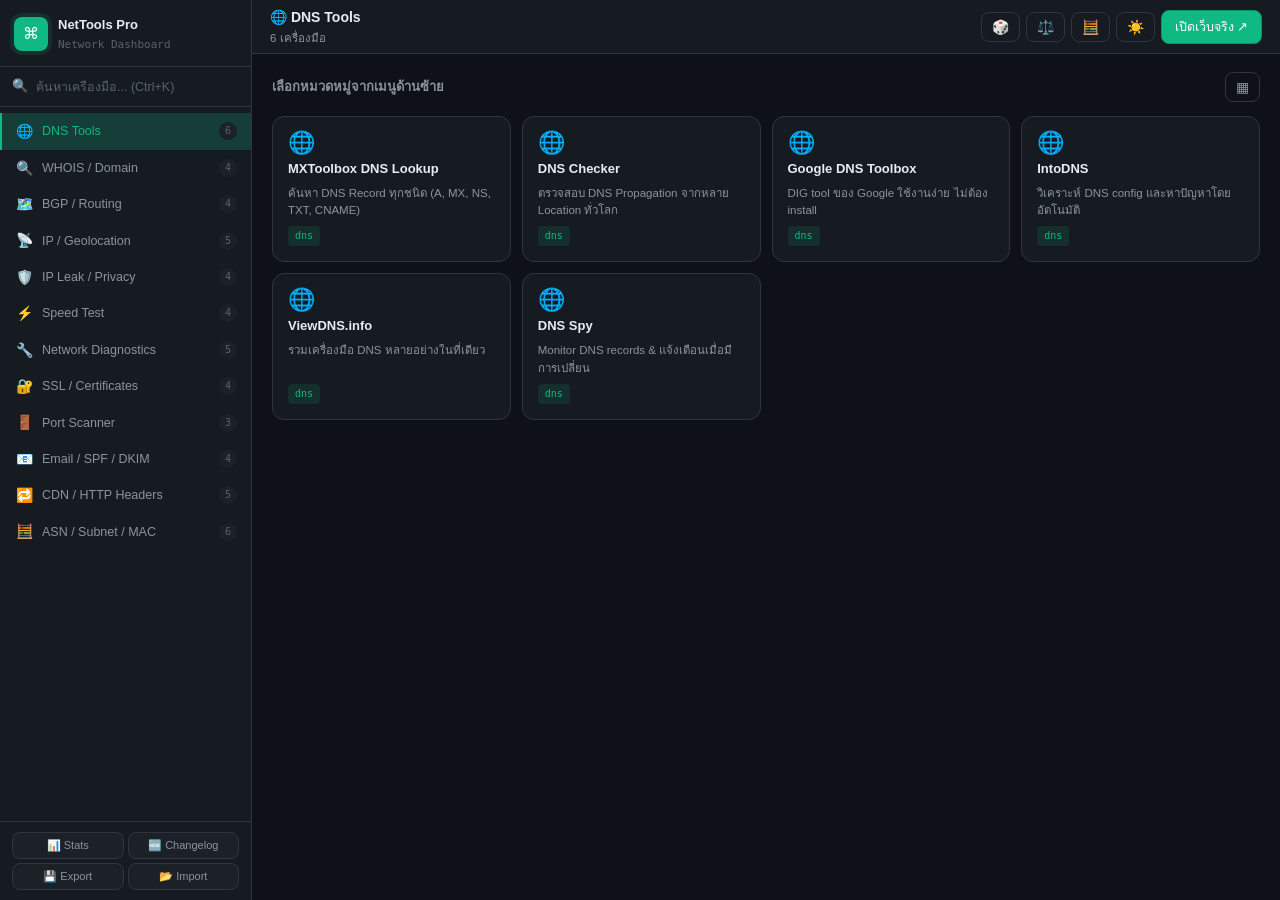
<file: index.html>
<!DOCTYPE html>
<html lang="th" data-theme="dark">
<head>
  <meta charset="UTF-8">
  <meta name="viewport" content="width=device-width, initial-scale=1.0">
  <meta name="description" content="NetTools Pro — รวมเครื่องมือ Network สำหรับ DNS, WHOIS, BGP, IP Leak, Speed Test และ Network Diagnostics ในที่เดียว">
  <meta property="og:type" content="website">
  <meta property="og:url" content="https://tools-network.vercel.app/">
  <meta property="og:title" content="NetTools Pro — Network Dashboard">
  <meta property="og:description" content="รวมเครื่องมือ Network สำหรับ DNS, WHOIS, BGP, IP Leak, Speed Test และ Network Diagnostics ในที่เดียว">
  <meta property="og:image" content="https://tools-network.vercel.app/og-image.svg">
  <meta name="twitter:card" content="summary_large_image">
  <meta name="twitter:title" content="NetTools Pro — Network Dashboard">
  <meta name="twitter:description" content="รวมเครื่องมือ Network ในที่เดียว">
  <meta name="twitter:image" content="https://tools-network.vercel.app/og-image.svg">
  <meta http-equiv="Content-Security-Policy" content="default-src 'self' https:; script-src 'self' 'unsafe-inline'; style-src 'self' 'unsafe-inline' https://fonts.googleapis.com; font-src https://fonts.gstatic.com; frame-src *;">
  <link rel="icon" type="image/svg+xml" href="data:image/svg+xml,<svg xmlns='http://www.w3.org/2000/svg' viewBox='0 0 32 32'><rect width='32' height='32' rx='8' fill='%2310b981'/><text x='16' y='22' text-anchor='middle' font-size='18' font-family='monospace' fill='white'>⌘</text></svg>">
  <link rel="apple-touch-icon" href="data:image/svg+xml,<svg xmlns='http://www.w3.org/2000/svg' viewBox='0 0 32 32'><rect width='32' height='32' rx='8' fill='%2310b981'/><text x='16' y='22' text-anchor='middle' font-size='18' font-family='monospace' fill='white'>⌘</text></svg>">
  <link rel="manifest" href="manifest.json">
  <meta name="theme-color" content="#10b981">
  <title>NetTools Pro — Network Dashboard</title>
  <link rel="preconnect" href="https://fonts.googleapis.com">
  <link href="https://fonts.googleapis.com/css2?family=IBM+Plex+Sans+Thai:wght@400;500;600&family=IBM+Plex+Mono:wght@400;500&display=swap" rel="stylesheet">
  <link rel="stylesheet" href="style.css">
</head>
<body>
  <noscript>
    <div style="padding:2rem;text-align:center;font-family:sans-serif;background:#1a1a1a;color:#fff;min-height:100vh;display:flex;align-items:center;justify-content:center;flex-direction:column;">
      <h2>⚠️ JavaScript ถูกปิดใช้งาน</h2>
      <p>NetTools Pro ต้องการ JavaScript กรุณาเปิดใช้งานใน browser</p>
    </div>
  </noscript>

  <div class="app">
    <div class="sidebar-backdrop" id="sidebar-backdrop" onclick="closeSidebar()"></div>

    <aside class="sidebar" id="sidebar">
      <div class="brand">
        <div class="brand-icon">⌘</div>
        <div>
          <div class="brand-title">NetTools Pro</div>
          <div class="brand-sub">Network Dashboard</div>
        </div>
        <button class="sidebar-close-btn" onclick="closeSidebar()" aria-label="ปิดเมนู">✕</button>
      </div>

      <div class="sidebar-search">
        <span class="search-icon">🔍</span>
        <input type="search" id="tool-search" placeholder="ค้นหาเครื่องมือ... (Ctrl+K)" autocomplete="off" oninput="handleSearch(this.value)">
        <button class="search-clear" id="search-clear" onclick="clearSearch()" hidden>✕</button>
      </div>

      <nav class="nav-list" id="nav-list"></nav>

      <div class="sidebar-section" id="recent-section" hidden>
        <div class="sidebar-section-title">🕐 เปิดล่าสุด</div>
        <nav class="nav-list fav-nav" id="recent-nav-list"></nav>
      </div>

      <div class="sidebar-section" id="favorites-section" hidden>
        <div class="sidebar-section-title">⭐ รายการโปรด</div>
        <nav class="nav-list fav-nav" id="fav-nav-list"></nav>
      </div>

      <div class="sidebar-footer">
        <button class="sidebar-footer-btn" onclick="showStats()" title="Stats Dashboard">📊 Stats</button>
        <button class="sidebar-footer-btn" onclick="showChangelog()" title="What's New">🆕 Changelog</button>
        <button class="sidebar-footer-btn" onclick="exportData()" title="Export Data">💾 Export</button>
        <button class="sidebar-footer-btn" onclick="document.getElementById('import-input').click()" title="Import Data">📂 Import</button>
        <input type="file" id="import-input" accept=".json" style="display:none" onchange="importData(event)">
      </div>
    </aside>

    <main class="main">
      <header class="topbar">
        <div class="topbar-left">
          <button class="hamburger-btn" onclick="openSidebar()" aria-label="เปิดเมนู">
            <span></span><span></span><span></span>
          </button>
          <div class="topbar-info">
            <h1 id="page-title">NetTools Pro</h1>
            <p id="page-sub">รวมเครื่องมือ Network ในที่เดียว</p>
          </div>
        </div>
        <div class="actions">
          <button class="btn ghost icon-btn" onclick="randomTool()" title="สุ่ม Tool 🎲" aria-label="สุ่ม Tool">🎲</button>
          <button class="btn ghost icon-btn" onclick="showCompare()" title="Compare Mode">⚖️</button>
          <button class="btn ghost icon-btn" onclick="showSubnetCalc()" title="Subnet Calculator">🧮</button>
          <button class="btn ghost icon-btn" id="theme-toggle" onclick="toggleTheme()" title="สลับธีม"><span id="theme-icon">☀️</span></button>
          <button class="btn ghost" id="btn-back" onclick="backToGrid()" hidden>← กลับ</button>
          <button class="btn primary" onclick="openCurrentTool()">เปิดเว็บจริง ↗</button>
        </div>
      </header>

      <!-- Quick Launch Bar -->
      <div class="quickbar" id="quickbar" hidden>
        <span class="quickbar-label">📌 Pinned</span>
        <div class="quickbar-list" id="quickbar-list"></div>
        <button class="btn ghost icon-btn quickbar-manage" onclick="togglePinMode()" id="pin-mode-btn" title="จัดการ Pin">✏️</button>
      </div>

      <!-- Search results -->
      <section class="grid-wrap" id="search-results-wrap" hidden>
        <div class="grid-header">
          <h2 id="search-results-label">ผลการค้นหา</h2>
        </div>
        <div class="grid" id="search-results-grid"></div>
      </section>

      <!-- Main grid -->
      <section class="grid-wrap" id="grid-wrap">
        <div class="grid-header">
          <h2 id="grid-category-label">เลือกหมวดหมู่จากเมนูด้านซ้าย</h2>
          <div class="grid-actions">
            <button class="btn ghost icon-btn" id="view-toggle-btn" onclick="toggleGridView()" title="สลับมุมมอง">▦</button>
          </div>
        </div>
        <div class="skeleton-grid" id="skeleton-grid">
          <div class="skeleton-card"></div><div class="skeleton-card"></div>
          <div class="skeleton-card"></div><div class="skeleton-card"></div>
          <div class="skeleton-card"></div><div class="skeleton-card"></div>
        </div>
        <div class="grid" id="tools-grid"></div>
      </section>

      <!-- Detail panel -->
      <section class="detail-panel" id="detail-panel" hidden>
        <div class="tab-bar">
          <button class="tab-btn active" id="tab-info-btn" onclick="switchTab('info')">รายละเอียด</button>
          <button class="tab-btn" id="tab-functions-btn" onclick="switchTab('functions')">ฟังก์ชัน</button>
          <button class="tab-btn" id="tab-iframe-btn" onclick="switchTab('iframe')">เปิดเว็บ</button>
        </div>
        <div class="tab-content active" id="tab-info"><div class="scroll" id="info-content"></div></div>
        <div class="tab-content" id="tab-functions">
          <div class="scroll">
            <div class="section-title">ฟังก์ชันและเมนูในเว็บไซต์นี้</div>
            <div class="function-grid" id="function-docs"></div>
          </div>
        </div>
        <div class="tab-content" id="tab-iframe">
          <div class="iframe-bar">
            <div class="url-box" id="iframe-url-display">about:blank</div>
            <button class="btn ghost" onclick="reloadIframe()">โหลดใหม่</button>
            <button class="btn ghost icon-btn" onclick="copyCurrentUrl()" title="คัดลอก URL">📋</button>
            <button class="btn ghost icon-btn" onclick="shareCurrentTool()" title="แชร์ลิงก์">🔗</button>
            <button class="btn primary" onclick="openInNewTab()">Tab ใหม่ ↗</button>
          </div>
          <div class="iframe-container">
            <div class="loading" id="iframe-loading"><div class="spinner"></div><span>กำลังโหลด...</span></div>
            <iframe id="main-iframe" title="External network tool" src="about:blank"
              sandbox="allow-scripts allow-forms allow-popups allow-popups-to-escape-sandbox"
              onload="iframeLoaded()" onerror="iframeError()"></iframe>
            <div class="blocked" id="iframe-blocked" hidden>
              <div class="blocked-icon">🚫</div>
              <h3>เว็บไซต์นี้ไม่อนุญาตให้เปิดใน iframe</h3>
              <p>บางเว็บตั้งค่า X-Frame-Options หรือ CSP ไว้ ให้เปิดใน Tab ใหม่แทน</p>
              <button class="btn primary" onclick="openInNewTab()">เปิดใน Tab ใหม่ ↗</button>
            </div>
          </div>
        </div>
      </section>

      <!-- Compare Mode -->
      <section class="compare-panel" id="compare-panel" hidden>
        <div class="compare-header">
          <h2>⚖️ Compare Mode</h2>
          <button class="btn ghost" onclick="hideCompare()">✕ ปิด</button>
        </div>
        <div class="compare-selectors">
          <div class="compare-select-wrap">
            <label>เครื่องมือที่ 1</label>
            <select id="compare-select-a" onchange="loadCompareFrame('a')"><option value="">-- เลือกเครื่องมือ --</option></select>
          </div>
          <div class="compare-select-wrap">
            <label>เครื่องมือที่ 2</label>
            <select id="compare-select-b" onchange="loadCompareFrame('b')"><option value="">-- เลือกเครื่องมือ --</option></select>
          </div>
        </div>
        <div class="compare-frames">
          <div class="compare-frame-wrap">
            <div class="compare-frame-bar" id="compare-bar-a">เลือกเครื่องมือด้านบน</div>
            <div class="iframe-container">
              <div class="loading" id="compare-loading-a"><div class="spinner"></div><span>กำลังโหลด...</span></div>
              <iframe id="compare-iframe-a" src="about:blank" sandbox="allow-scripts allow-forms allow-popups allow-popups-to-escape-sandbox" onload="compareFrameLoaded('a')"></iframe>
            </div>
          </div>
          <div class="compare-frame-wrap">
            <div class="compare-frame-bar" id="compare-bar-b">เลือกเครื่องมือด้านบน</div>
            <div class="iframe-container">
              <div class="loading" id="compare-loading-b"><div class="spinner"></div><span>กำลังโหลด...</span></div>
              <iframe id="compare-iframe-b" src="about:blank" sandbox="allow-scripts allow-forms allow-popups allow-popups-to-escape-sandbox" onload="compareFrameLoaded('b')"></iframe>
            </div>
          </div>
        </div>
      </section>

      <!-- Subnet Calculator -->
      <section class="subnet-panel" id="subnet-panel" hidden>
        <div class="scroll">
          <div class="subnet-header">
            <h2>🧮 Subnet / CIDR Calculator</h2>
            <button class="btn ghost" onclick="hideSubnetCalc()">✕ ปิด</button>
          </div>
          <input type="text" id="subnet-input" class="subnet-input" placeholder="192.168.1.0/24 หรือ 10.0.0.1/255.255.255.0" oninput="calcSubnet(this.value)">
          <div class="subnet-results" id="subnet-results"></div>
          <div class="subnet-examples">
            <span class="section-title">ตัวอย่าง:</span>
            <button class="tag clickable" onclick="setSubnet('192.168.1.0/24')">192.168.1.0/24</button>
            <button class="tag clickable" onclick="setSubnet('10.0.0.0/8')">10.0.0.0/8</button>
            <button class="tag clickable" onclick="setSubnet('172.16.0.0/12')">172.16.0.0/12</button>
            <button class="tag clickable" onclick="setSubnet('192.168.100.50/28')">192.168.100.50/28</button>
            <button class="tag clickable" onclick="setSubnet('203.150.0.0/16')">203.150.0.0/16</button>
          </div>
        </div>
      </section>

      <!-- Stats Dashboard -->
      <section class="stats-panel" id="stats-panel" hidden>
        <div class="scroll">
          <div class="panel-header">
            <h2>📊 Stats Dashboard</h2>
            <button class="btn ghost" onclick="hideStats()">✕ ปิด</button>
          </div>
          <div id="stats-content"></div>
        </div>
      </section>

      <!-- Changelog -->
      <section class="stats-panel" id="changelog-panel" hidden>
        <div class="scroll">
          <div class="panel-header">
            <h2>🆕 Changelog — What's New</h2>
            <button class="btn ghost" onclick="hideChangelog()">✕ ปิด</button>
          </div>
          <div id="changelog-content"></div>
        </div>
      </section>
    </main>
  </div>

  <!-- Toast -->
  <div class="toast" id="toast"></div>

  <!-- Tool Request Modal -->
  <div class="modal-backdrop" id="modal-backdrop" hidden onclick="closeModal()"></div>
  <div class="modal" id="tool-request-modal" hidden>
    <div class="modal-header">
      <h3>💡 แนะนำเครื่องมือใหม่</h3>
      <button class="modal-close" onclick="closeModal()">✕</button>
    </div>
    <div class="modal-body">
      <p class="modal-desc">แนะนำเครื่องมือที่อยากให้เพิ่มใน NetTools Pro — จะเปิด GitHub Issue ให้อัตโนมัติ</p>
      <div class="form-group">
        <label>ชื่อเครื่องมือ</label>
        <input type="text" id="req-name" placeholder="เช่น Shodan, Censys...">
      </div>
      <div class="form-group">
        <label>URL ของเว็บไซต์</label>
        <input type="url" id="req-url" placeholder="https://...">
      </div>
      <div class="form-group">
        <label>หมวดหมู่</label>
        <select id="req-cat"></select>
      </div>
      <div class="form-group">
        <label>รายละเอียดเพิ่มเติม</label>
        <textarea id="req-desc" placeholder="ใช้ทำอะไร มีประโยชน์ยังไง..."></textarea>
      </div>
    </div>
    <div class="modal-footer">
      <button class="btn ghost" onclick="closeModal()">ยกเลิก</button>
      <button class="btn primary" onclick="submitToolRequest()">📨 ส่งคำขอผ่าน GitHub</button>
    </div>
  </div>

  <script src="script.js"></script>
</body>
</html>
</file>
<file: style.css>
/* ─── Variables ─────────────────────────────────────── */
:root {
  --bg:#0e1117;--bg2:#161b22;--bg3:#1c2128;--bg4:#21262d;
  --border:#30363d;--border2:#21262d;
  --text:#e6edf3;--text2:#8b949e;--text3:#58626d;
  --accent:#10b981;--accent2:#059669;--accent-dim:rgba(16,185,129,.12);--accent-dim2:rgba(16,185,129,.22);
  --danger:#f85149;--warn:#d29922;--info:#58a6ff;
  --radius:8px;--radius-lg:12px;
  --sidebar-w:252px;--topbar-h:54px;
  --font:'IBM Plex Sans Thai',sans-serif;--mono:'IBM Plex Mono',monospace;
  --shadow:0 4px 24px rgba(0,0,0,.45);--shadow-sm:0 2px 8px rgba(0,0,0,.3);
  --t:.17s ease;
}
[data-theme="light"]{
  --bg:#f6f8fa;--bg2:#ffffff;--bg3:#f0f2f5;--bg4:#e8eaed;
  --border:#d0d7de;--border2:#e8eaed;
  --text:#1f2328;--text2:#636c76;--text3:#9198a1;
  --accent:#0d9668;--accent2:#0a7a56;--accent-dim:rgba(13,150,104,.1);--accent-dim2:rgba(13,150,104,.2);
  --shadow:0 4px 24px rgba(0,0,0,.1);--shadow-sm:0 2px 8px rgba(0,0,0,.08);
}
@media (prefers-reduced-motion:reduce){
  *,*::before,*::after{animation-duration:.01ms!important;transition-duration:.01ms!important}
}

/* ─── Reset ──────────────────────────────────────────── */
*,*::before,*::after{box-sizing:border-box;margin:0;padding:0}
html{font-size:14px;-webkit-font-smoothing:antialiased}
body{font-family:var(--font);background:var(--bg);color:var(--text);line-height:1.6;min-height:100vh;transition:background var(--t),color var(--t)}

/* ─── Layout ─────────────────────────────────────────── */
.app{display:flex;height:100vh;overflow:hidden}

/* ─── Sidebar ────────────────────────────────────────── */
.sidebar{width:var(--sidebar-w);background:var(--bg2);border-right:1px solid var(--border);display:flex;flex-direction:column;overflow:hidden;flex-shrink:0;z-index:100;transition:background var(--t),border-color var(--t)}
.sidebar-backdrop{display:none;position:fixed;inset:0;background:rgba(0,0,0,.55);z-index:99;backdrop-filter:blur(2px)}

.brand{display:flex;align-items:center;gap:10px;padding:15px 14px 13px;border-bottom:1px solid var(--border);flex-shrink:0}
.brand-icon{width:34px;height:34px;background:var(--accent);border-radius:8px;display:flex;align-items:center;justify-content:center;font-size:16px;color:#fff;flex-shrink:0;box-shadow:0 0 0 4px var(--accent-dim)}
.brand-title{font-size:13px;font-weight:600;color:var(--text)}
.brand-sub{font-size:11px;color:var(--text3);font-family:var(--mono)}
.sidebar-close-btn{display:none;margin-left:auto;background:none;border:none;color:var(--text2);font-size:16px;cursor:pointer;padding:4px 6px;border-radius:4px}
.sidebar-close-btn:hover{color:var(--text)}

.sidebar-search{display:flex;align-items:center;gap:8px;padding:9px 12px;border-bottom:1px solid var(--border);flex-shrink:0}
.search-icon{font-size:13px;flex-shrink:0;color:var(--text3)}
.sidebar-search input{flex:1;background:none;border:none;outline:none;font-size:12.5px;font-family:var(--font);color:var(--text);caret-color:var(--accent)}
.sidebar-search input::placeholder{color:var(--text3)}
.search-clear{background:none;border:none;color:var(--text3);cursor:pointer;font-size:11px;padding:2px 4px;border-radius:3px}
.search-clear:hover{color:var(--danger)}

.nav-list{flex:1;overflow-y:auto;padding:6px 0;scrollbar-width:thin;scrollbar-color:var(--border) transparent}
.nav-list::-webkit-scrollbar{width:4px}
.nav-list::-webkit-scrollbar-thumb{background:var(--border);border-radius:4px}

.nav-item{display:flex;align-items:center;gap:9px;padding:7px 14px;cursor:pointer;color:var(--text2);font-size:12.5px;font-weight:500;border-left:2px solid transparent;transition:all var(--t);user-select:none}
.nav-item:hover{background:var(--accent-dim);color:var(--text)}
.nav-item.active{background:var(--accent-dim2);color:var(--accent);border-left-color:var(--accent)}
.nav-item:focus-visible{outline:2px solid var(--accent);outline-offset:-2px}
.nav-icon{font-size:14px;flex-shrink:0}
.nav-count{margin-left:auto;font-size:10px;font-family:var(--mono);color:var(--text3);background:var(--bg3);padding:1px 6px;border-radius:10px}

.sidebar-section{border-top:1px solid var(--border);padding-top:4px;flex-shrink:0}
.sidebar-section-title{font-size:10px;text-transform:uppercase;letter-spacing:.08em;color:var(--text3);padding:8px 14px 4px;font-weight:700}
.fav-nav{flex:unset;max-height:150px}

/* Sidebar Footer */
.sidebar-footer{display:flex;flex-wrap:wrap;gap:4px;padding:10px 12px;border-top:1px solid var(--border);flex-shrink:0}
.sidebar-footer-btn{flex:1;min-width:calc(50% - 4px);background:var(--bg3);border:1px solid var(--border);border-radius:var(--radius);color:var(--text2);font-size:11px;font-family:var(--font);padding:6px 4px;cursor:pointer;transition:all var(--t);text-align:center}
.sidebar-footer-btn:hover{background:var(--accent-dim);border-color:var(--accent);color:var(--accent)}

/* ─── Main ───────────────────────────────────────────── */
.main{flex:1;display:flex;flex-direction:column;overflow:hidden;min-width:0}

/* ─── Topbar ─────────────────────────────────────────── */
.topbar{display:flex;align-items:center;justify-content:space-between;gap:12px;padding:0 18px;height:var(--topbar-h);border-bottom:1px solid var(--border);background:var(--bg2);flex-shrink:0;transition:background var(--t),border-color var(--t)}
.topbar-left{display:flex;align-items:center;gap:12px;min-width:0}
.topbar-info{min-width:0}
.topbar-info h1{font-size:14px;font-weight:600;color:var(--text);white-space:nowrap;overflow:hidden;text-overflow:ellipsis}
.topbar-info p{font-size:11.5px;color:var(--text2);white-space:nowrap;overflow:hidden;text-overflow:ellipsis}
.hamburger-btn{display:none;flex-direction:column;gap:4px;background:none;border:none;cursor:pointer;padding:6px;border-radius:var(--radius);flex-shrink:0}
.hamburger-btn:hover{background:var(--accent-dim)}
.hamburger-btn span{display:block;width:18px;height:2px;background:var(--text2);border-radius:2px}
.actions{display:flex;gap:6px;align-items:center;flex-shrink:0}

/* ─── Quick Launch Bar ───────────────────────────────── */
.quickbar{display:flex;align-items:center;gap:8px;padding:6px 18px;border-bottom:1px solid var(--border);background:var(--bg2);flex-shrink:0;overflow-x:auto;scrollbar-width:none}
.quickbar::-webkit-scrollbar{display:none}
.quickbar-label{font-size:11px;color:var(--text3);white-space:nowrap;flex-shrink:0;font-family:var(--mono)}
.quickbar-list{display:flex;gap:6px;flex:1;overflow-x:auto;scrollbar-width:none}
.quickbar-list::-webkit-scrollbar{display:none}
.quickbar-chip{display:flex;align-items:center;gap:5px;padding:4px 10px;background:var(--bg3);border:1px solid var(--border);border-radius:20px;font-size:11.5px;color:var(--text2);cursor:pointer;white-space:nowrap;transition:all var(--t);flex-shrink:0}
.quickbar-chip:hover{background:var(--accent-dim);border-color:var(--accent);color:var(--accent)}
.quickbar-chip:focus-visible{outline:2px solid var(--accent)}
.chip-remove{font-size:10px;color:var(--text3);margin-left:2px;padding:0 2px;background:none;border:none;cursor:pointer}
.chip-remove:hover{color:var(--danger)}
.quickbar-manage{font-size:12px;flex-shrink:0}

/* ─── Buttons ────────────────────────────────────────── */
.btn{padding:6px 13px;border-radius:var(--radius);font-size:12.5px;font-family:var(--font);font-weight:500;cursor:pointer;border:1px solid transparent;transition:all var(--t);white-space:nowrap;display:inline-flex;align-items:center;gap:5px}
.btn:focus-visible{outline:2px solid var(--accent);outline-offset:2px}
.btn.primary{background:var(--accent);color:#fff;border-color:var(--accent2)}
.btn.primary:hover{background:var(--accent2)}
.btn.ghost{background:transparent;color:var(--text2);border-color:var(--border)}
.btn.ghost:hover{background:var(--bg3);color:var(--text);border-color:var(--text3)}
.btn.icon-btn{padding:6px 10px;font-size:14px}

/* ─── Grid ───────────────────────────────────────────── */
.grid-wrap{flex:1;overflow-y:auto;padding:18px 20px}
.grid-header{display:flex;align-items:center;justify-content:space-between;margin-bottom:14px}
.grid-header h2{font-size:13px;font-weight:600;color:var(--text2)}
.grid-actions{display:flex;gap:6px}

.grid{display:grid;grid-template-columns:repeat(auto-fill,minmax(200px,1fr));gap:11px}
.grid.list-view{grid-template-columns:1fr}

/* Skeleton */
.skeleton-grid{display:grid;grid-template-columns:repeat(auto-fill,minmax(200px,1fr));gap:11px}
.skeleton-card{height:130px;background:var(--bg2);border:1px solid var(--border);border-radius:var(--radius-lg);position:relative;overflow:hidden}
.skeleton-card::after{content:'';position:absolute;inset:0;background:linear-gradient(90deg,transparent 0%,rgba(255,255,255,.04) 50%,transparent 100%);animation:shimmer 1.4s infinite}
@keyframes shimmer{0%{transform:translateX(-100%)}100%{transform:translateX(100%)}}

/* Tool Card */
.tool-card{background:var(--bg2);border:1px solid var(--border);border-radius:var(--radius-lg);padding:15px;cursor:pointer;transition:all var(--t);position:relative;overflow:hidden;display:flex;flex-direction:column;gap:7px}
.tool-card::before{content:'';position:absolute;inset:0;background:var(--accent-dim);opacity:0;transition:opacity var(--t)}
.tool-card:hover{border-color:var(--accent);transform:translateY(-2px);box-shadow:var(--shadow)}
.tool-card:hover::before{opacity:1}
.tool-card:focus-visible{outline:2px solid var(--accent);outline-offset:2px;transform:translateY(-2px)}
.tool-card:active{transform:translateY(0)}
.grid.list-view .tool-card{flex-direction:row;align-items:center;gap:12px;padding:11px 15px}
.grid.list-view .tool-card-desc{display:none}

.tool-card-icon{font-size:22px;line-height:1;flex-shrink:0}
.tool-card-name{font-size:13px;font-weight:600;color:var(--text);line-height:1.3}
.tool-card-desc{font-size:11.5px;color:var(--text2);line-height:1.5;flex:1}
.tool-card-tag{font-size:10px;font-family:var(--mono);color:var(--accent);background:var(--accent-dim);padding:2px 7px;border-radius:4px;align-self:flex-start}
.tool-card-stats{font-size:10px;font-family:var(--mono);color:var(--text3)}
.list-view .tool-card-tag,.list-view .tool-card-stats{margin-left:auto}

/* Card action buttons */
.tool-card-actions{position:absolute;top:9px;right:9px;display:flex;gap:4px;opacity:0;transition:opacity var(--t)}
.tool-card:hover .tool-card-actions,.tool-card:focus-visible .tool-card-actions{opacity:1}
.card-action-btn{background:var(--bg3);border:1px solid var(--border);font-size:12px;cursor:pointer;padding:3px 6px;border-radius:5px;color:var(--text3);transition:all var(--t);line-height:1}
.card-action-btn:hover{color:var(--text);border-color:var(--text3)}
.card-action-btn.fav-active{color:#f59e0b;border-color:#f59e0b;background:rgba(245,158,11,.1)}
.card-action-btn.pin-active{color:var(--accent);border-color:var(--accent);background:var(--accent-dim)}

/* Empty state */
.empty-state{grid-column:1/-1;text-align:center;padding:48px 24px;color:var(--text3)}
.empty-state .empty-icon{font-size:32px;margin-bottom:12px}
.empty-state p{font-size:13px}

/* ─── Detail Panel ───────────────────────────────────── */
.detail-panel{flex:1;display:flex;flex-direction:column;overflow:hidden;min-height:0}
.tab-bar{display:flex;border-bottom:1px solid var(--border);padding:0 18px;background:var(--bg2);flex-shrink:0}
.tab-btn{padding:11px 15px;background:none;border:none;border-bottom:2px solid transparent;color:var(--text2);font-size:13px;font-family:var(--font);font-weight:500;cursor:pointer;transition:all var(--t);margin-bottom:-1px}
.tab-btn:hover{color:var(--text)}
.tab-btn.active{color:var(--accent);border-bottom-color:var(--accent)}
.tab-btn:focus-visible{outline:2px solid var(--accent);outline-offset:-2px}
.tab-content{display:none;flex:1;overflow:hidden;min-height:0}
.tab-content.active{display:flex;flex-direction:column}

.scroll{flex:1;overflow-y:auto;padding:20px;scrollbar-width:thin;scrollbar-color:var(--border) transparent}
.scroll::-webkit-scrollbar{width:6px}
.scroll::-webkit-scrollbar-thumb{background:var(--border);border-radius:6px}

/* Info */
#info-content .tool-title{font-size:20px;font-weight:700;color:var(--text);margin-bottom:6px;display:flex;align-items:center;gap:12px}
#info-content .tool-url{font-family:var(--mono);font-size:12px;color:var(--accent);margin-bottom:12px;word-break:break-all}
#info-content .tool-desc{font-size:13.5px;color:var(--text2);line-height:1.7;margin-bottom:18px}
#info-content .tags{display:flex;gap:8px;flex-wrap:wrap;margin-bottom:18px}
.tag{font-size:11px;font-family:var(--mono);background:var(--bg3);color:var(--text2);border:1px solid var(--border);padding:3px 9px;border-radius:20px}
.tag.clickable{cursor:pointer;transition:all var(--t)}
.tag.clickable:hover{background:var(--accent-dim);border-color:var(--accent);color:var(--accent)}

.action-row{display:flex;gap:8px;flex-wrap:wrap;margin-bottom:20px}
.stats-row{display:flex;gap:20px;flex-wrap:wrap;margin-bottom:20px}
.stat-item{display:flex;flex-direction:column;gap:2px}
.stat-label{font-size:10px;color:var(--text3);text-transform:uppercase;letter-spacing:.06em;font-family:var(--mono)}
.stat-value{font-size:20px;font-weight:700;color:var(--text);font-family:var(--mono)}

.note-box{background:var(--bg3);border:1px solid var(--border);border-radius:var(--radius);padding:14px;margin-bottom:20px}
.note-box-label{font-size:11px;color:var(--text3);margin-bottom:8px;font-weight:600;text-transform:uppercase;letter-spacing:.06em}
.note-textarea{width:100%;background:none;border:none;outline:none;font-size:13px;font-family:var(--font);color:var(--text);resize:none;line-height:1.6;min-height:60px}
.note-textarea::placeholder{color:var(--text3)}

.section-title{font-size:11px;text-transform:uppercase;letter-spacing:.08em;color:var(--text3);font-weight:700;margin-bottom:12px}
.function-grid{display:grid;grid-template-columns:repeat(auto-fill,minmax(180px,1fr));gap:9px}
.function-item{background:var(--bg3);border:1px solid var(--border);border-radius:var(--radius);padding:11px}
.function-item-name{font-size:12.5px;font-weight:600;color:var(--text);margin-bottom:3px}

/* Iframe */
.iframe-bar{display:flex;align-items:center;gap:7px;padding:7px 14px;border-bottom:1px solid var(--border);background:var(--bg2);flex-shrink:0;flex-wrap:wrap}
.url-box{flex:1;font-family:var(--mono);font-size:11.5px;color:var(--text2);background:var(--bg3);border:1px solid var(--border);border-radius:var(--radius);padding:5px 10px;overflow:hidden;text-overflow:ellipsis;white-space:nowrap;min-width:0}
.iframe-container{flex:1;position:relative;overflow:hidden}
iframe{width:100%;height:100%;border:none;display:block;background:white}
.loading{position:absolute;inset:0;display:flex;flex-direction:column;align-items:center;justify-content:center;gap:12px;background:var(--bg);color:var(--text2);font-size:13px;z-index:2}
.spinner{width:26px;height:26px;border:3px solid var(--border);border-top-color:var(--accent);border-radius:50%;animation:spin .7s linear infinite}
@keyframes spin{to{transform:rotate(360deg)}}
.blocked{position:absolute;inset:0;display:flex;flex-direction:column;align-items:center;justify-content:center;gap:12px;background:var(--bg);text-align:center;padding:32px;z-index:2}
.blocked-icon{font-size:40px}
.blocked h3{font-size:15px;color:var(--text)}
.blocked p{font-size:12.5px;color:var(--text2);max-width:380px;line-height:1.6}

/* ─── Compare Panel ──────────────────────────────────── */
.compare-panel{flex:1;display:flex;flex-direction:column;overflow:hidden;min-height:0}
.compare-header{display:flex;align-items:center;justify-content:space-between;padding:12px 18px;border-bottom:1px solid var(--border);background:var(--bg2);flex-shrink:0}
.compare-header h2{font-size:14px;font-weight:600;color:var(--text)}
.compare-selectors{display:flex;gap:12px;padding:12px 18px;border-bottom:1px solid var(--border);background:var(--bg2);flex-shrink:0}
.compare-select-wrap{flex:1;display:flex;flex-direction:column;gap:5px}
.compare-select-wrap label{font-size:11px;color:var(--text3);font-weight:700;text-transform:uppercase;letter-spacing:.06em}
.compare-select-wrap select{background:var(--bg3);border:1px solid var(--border);border-radius:var(--radius);color:var(--text);font-size:12.5px;font-family:var(--font);padding:6px 10px;outline:none;cursor:pointer;transition:border-color var(--t)}
.compare-select-wrap select:focus{border-color:var(--accent)}
.compare-frames{flex:1;display:flex;overflow:hidden;min-height:0}
.compare-frame-wrap{flex:1;display:flex;flex-direction:column;border-right:1px solid var(--border);overflow:hidden}
.compare-frame-wrap:last-child{border-right:none}
.compare-frame-bar{padding:6px 12px;font-size:11.5px;color:var(--text2);background:var(--bg2);border-bottom:1px solid var(--border);font-family:var(--mono);white-space:nowrap;overflow:hidden;text-overflow:ellipsis}

/* ─── Subnet ─────────────────────────────────────────── */
.subnet-panel{flex:1;overflow:hidden;display:flex;flex-direction:column}
.subnet-header{display:flex;align-items:center;justify-content:space-between;margin-bottom:20px}
.subnet-header h2{font-size:16px;font-weight:700}
.subnet-input{width:100%;background:var(--bg2);border:2px solid var(--border);border-radius:var(--radius);color:var(--text);font-size:15px;font-family:var(--mono);padding:10px 14px;outline:none;transition:border-color var(--t);margin-bottom:20px;display:block}
.subnet-input:focus{border-color:var(--accent)}
.subnet-results{display:grid;grid-template-columns:repeat(auto-fill,minmax(220px,1fr));gap:10px;margin-bottom:20px}
.subnet-row{background:var(--bg2);border:1px solid var(--border);border-radius:var(--radius);padding:12px 14px;cursor:pointer;transition:border-color var(--t)}
.subnet-row:hover{border-color:var(--accent)}
.subnet-row:focus-visible{outline:2px solid var(--accent)}
.subnet-row-label{font-size:10.5px;color:var(--text3);text-transform:uppercase;letter-spacing:.07em;font-weight:700}
.subnet-row-value{font-size:14px;font-family:var(--mono);color:var(--text);font-weight:600}
.subnet-row-copy{font-size:10px;color:var(--accent);margin-top:2px}
.subnet-error{color:var(--danger);font-size:13px;padding:12px;background:rgba(248,81,73,.08);border:1px solid rgba(248,81,73,.2);border-radius:var(--radius)}
.subnet-examples{display:flex;align-items:center;gap:8px;flex-wrap:wrap}
.subnet-examples .section-title{margin-bottom:0}

/* ─── Stats / Changelog Panels ───────────────────────── */
.stats-panel{flex:1;overflow:hidden;display:flex;flex-direction:column}
.panel-header{display:flex;align-items:center;justify-content:space-between;margin-bottom:24px}
.panel-header h2{font-size:16px;font-weight:700}

/* Stats grid */
.stats-overview{display:grid;grid-template-columns:repeat(auto-fill,minmax(160px,1fr));gap:12px;margin-bottom:28px}
.stats-card{background:var(--bg2);border:1px solid var(--border);border-radius:var(--radius-lg);padding:16px}
.stats-card-value{font-size:28px;font-weight:800;color:var(--accent);font-family:var(--mono)}
.stats-card-label{font-size:12px;color:var(--text2);margin-top:4px}

.top-tools-list{display:flex;flex-direction:column;gap:8px;margin-bottom:28px}
.top-tool-row{display:flex;align-items:center;gap:10px;padding:10px 14px;background:var(--bg2);border:1px solid var(--border);border-radius:var(--radius)}
.top-tool-rank{font-size:16px;font-weight:800;font-family:var(--mono);color:var(--text3);width:28px;flex-shrink:0}
.top-tool-name{flex:1;font-size:13px;font-weight:600}
.top-tool-count{font-family:var(--mono);font-size:12px;color:var(--accent);background:var(--accent-dim);padding:2px 8px;border-radius:4px}
.top-tool-bar-wrap{width:100px;height:6px;background:var(--bg3);border-radius:3px;overflow:hidden;flex-shrink:0}
.top-tool-bar{height:100%;background:var(--accent);border-radius:3px;transition:width .6s ease}

/* Changelog */
.changelog-version{margin-bottom:28px}
.changelog-version-title{display:flex;align-items:center;gap:10px;margin-bottom:14px}
.changelog-version-badge{font-size:11px;font-family:var(--mono);background:var(--accent);color:#fff;padding:3px 10px;border-radius:20px}
.changelog-version-date{font-size:12px;color:var(--text3)}
.changelog-items{display:flex;flex-direction:column;gap:6px}
.changelog-item{display:flex;gap:10px;font-size:13px;color:var(--text2);line-height:1.5}
.changelog-item-icon{flex-shrink:0}

/* ─── Modal ──────────────────────────────────────────── */
.modal-backdrop{position:fixed;inset:0;background:rgba(0,0,0,.6);z-index:200;backdrop-filter:blur(3px)}
.modal{position:fixed;top:50%;left:50%;transform:translate(-50%,-50%);background:var(--bg2);border:1px solid var(--border);border-radius:var(--radius-lg);width:min(480px,90vw);z-index:201;box-shadow:var(--shadow);display:flex;flex-direction:column;max-height:90vh}
.modal-header{display:flex;align-items:center;justify-content:space-between;padding:16px 20px;border-bottom:1px solid var(--border)}
.modal-header h3{font-size:15px;font-weight:700}
.modal-close{background:none;border:none;color:var(--text2);font-size:16px;cursor:pointer;padding:4px 8px;border-radius:4px}
.modal-close:hover{color:var(--text);background:var(--bg3)}
.modal-body{padding:20px;overflow-y:auto;flex:1}
.modal-desc{font-size:13px;color:var(--text2);margin-bottom:16px;line-height:1.6}
.form-group{margin-bottom:14px}
.form-group label{display:block;font-size:11.5px;font-weight:600;color:var(--text2);margin-bottom:6px;text-transform:uppercase;letter-spacing:.05em}
.form-group input,.form-group select,.form-group textarea{width:100%;background:var(--bg3);border:1px solid var(--border);border-radius:var(--radius);color:var(--text);font-size:13px;font-family:var(--font);padding:8px 12px;outline:none;transition:border-color var(--t)}
.form-group input:focus,.form-group select:focus,.form-group textarea:focus{border-color:var(--accent)}
.form-group textarea{resize:vertical;min-height:80px;line-height:1.5}
.modal-footer{display:flex;justify-content:flex-end;gap:8px;padding:14px 20px;border-top:1px solid var(--border)}

/* ─── Toast ──────────────────────────────────────────── */
.toast{position:fixed;bottom:22px;right:22px;background:var(--bg2);border:1px solid var(--border);border-radius:var(--radius);padding:10px 16px;font-size:13px;color:var(--text);box-shadow:var(--shadow);z-index:9999;display:flex;align-items:center;gap:8px;transform:translateY(80px);opacity:0;transition:all .3s cubic-bezier(.34,1.56,.64,1);pointer-events:none}
.toast.show{transform:translateY(0);opacity:1}
.toast.success{border-color:var(--accent)}
.toast.warn{border-color:var(--warn)}
.toast-icon{font-size:15px}

/* ─── Highlight ──────────────────────────────────────── */
mark.highlight{background:var(--warn);color:#1c1c1c;border-radius:2px;padding:0 2px}

/* ─── Print ──────────────────────────────────────────── */
@media print{
  .sidebar,.topbar,.quickbar,.tab-bar,.actions,.tool-card-actions{display:none!important}
  .main{overflow:visible}
  .subnet-panel,.stats-panel{flex:none;overflow:visible}
  .scroll{overflow:visible;padding:0}
  body{background:white;color:black}
  .subnet-row{border:1px solid #ccc;break-inside:avoid}
}

/* ─── Responsive ─────────────────────────────────────── */
@media(max-width:768px){
  .sidebar{position:fixed;top:0;left:0;height:100%;transform:translateX(-100%);transition:transform .25s cubic-bezier(.4,0,.2,1);box-shadow:var(--shadow)}
  .sidebar.open{transform:translateX(0)}
  .sidebar.open~.sidebar-backdrop{display:block}
  .sidebar-backdrop{display:none}
  .sidebar-close-btn{display:flex;align-items:center}
  .hamburger-btn{display:flex}
  .grid{grid-template-columns:repeat(auto-fill,minmax(150px,1fr));gap:8px}
  .grid-wrap{padding:12px}
  .compare-frames{flex-direction:column}
  .compare-frame-wrap{border-right:none;border-bottom:1px solid var(--border)}
  .topbar-info p,.url-box{display:none}
}
@media(max-width:480px){
  .grid{grid-template-columns:1fr 1fr}
  .subnet-results{grid-template-columns:1fr 1fr}
  .stats-overview{grid-template-columns:1fr 1fr}
}
[hidden]{display:none!important}
</file>
